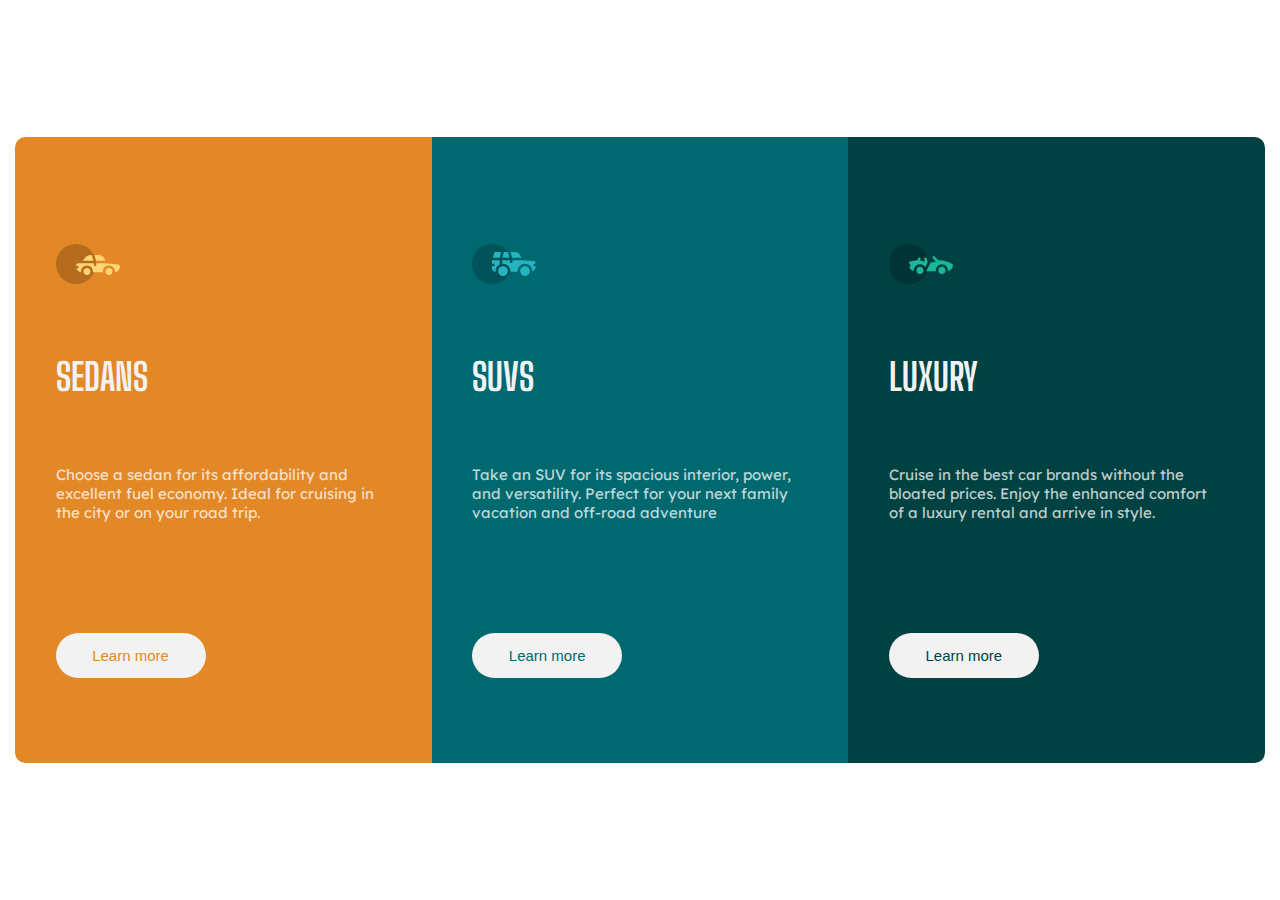
<file: index.html>
<!DOCTYPE html>
<html lang="en">
  <head>
    <meta charset="UTF-8" />
    <meta http-equiv="X-UA-Compatible" content="IE=edge" />
    <meta name="viewport" content="width=device-width, initial-scale=1.0" />
    <title>Document</title>
    <link rel="stylesheet" href="style.css" />
  </head>
  <body>
    <div class="design__container">
      <div class="sedans">
        <div class="card">
          <div class="card__details">
            <div class="logo">
              <img src="images/icon-sedans.svg" alt="" />
            </div>
            <div class="title">Sedans</div>
            <div class="card__text">
              <p>
                Choose a sedan for its affordability and excellent fuel economy.
                Ideal for cruising in the city or on your road trip.
              </p>
            </div>
          </div>
          <div class="learn__more">
            <button>Learn more</button>
          </div>
        </div>
      </div>

      <div class="suvs">
        <div class="card">
          <div class="card__details">
            <div class="logo">
              <img src="images/icon-suvs.svg" alt="" />
            </div>
            <div class="title">suvs</div>
            <div class="card__text">
              <p>
                Take an SUV for its spacious interior, power, and versatility.
                Perfect for your next family vacation and off-road adventure
              </p>
            </div>
          </div>
          <div class="learn__more">
            <button>Learn more</button>
          </div>
        </div>
      </div>

      <div class="luxury">
        <div class="card">
          <div class="card__details">
            <div class="logo">
              <img src="images/icon-luxury.svg" alt="" />
            </div>
            <div class="title">luxury</div>
            <div class="card__text">
              <p>
                Cruise in the best car brands without the bloated prices. Enjoy
                the enhanced comfort of a luxury rental and arrive in
              style.</p>
            </div>
          </div>
          <div class="learn__more">
              <button>Learn more</button>
          </div>
        </div>
      </div>
    </div>
  </body>
</html>
</file>
<file: style.css>
@import url('https://fonts.googleapis.com/css2?family=Big+Shoulders+Display:wght@700&family=Lexend+Deca&display=swap');

:root{
    /* primary */
    --p-bright-orange: hsl(31, 77%, 52%);
    --p-dark-cyan: hsl(184, 100%, 22%);
    --p-v-dark-cyan: hsl(179, 100%, 13%);

    /* neutral */
    --n-trans-white: hsla(0, 0%, 100%, 0.75);
    --n-v-light-gray: hsl(0, 0%, 95%);

    /* font weight */
    --fw-400: 400;
    --fw--700: 700;
    --fm-lexend: 'Lexend Deca', sans-serif;
    --fm-big-shoulder: 'Big Shoulders Display', cursive;
}
*{
    padding: 0;
    margin: 0;
    box-sizing: border-box;
    font-size: 15px;
}
body{
    height: 100vh;
    padding: 1rem;
    display: flex;
    justify-content: center;
    align-items: center;
    font-family: var(--fm-lexend);
    font-weight: var(--fw-400);
}
.design__container{
    width: 1440px;
    display: grid;
    grid-template-columns: 1fr 1fr 1fr;
    grid-template-areas: "sedans suvs luxury";
    border-radius: .7rem;
    overflow: hidden;
}
.sedans{
    grid-area: sedans;
    background-color: var(--p-bright-orange);
}
.suvs{
    grid-area: suvs;
    background-color: var(--p-dark-cyan);
}
.luxury{
    grid-area: luxury;
    background-color: var(--p-v-dark-cyan);
}
.card{
    width: 100%;
    height: 100%;
    padding: 2.7rem;
    display: flex;
    flex-direction: column;
}
.card__details{
    display: flex;
    flex-direction: column;
    height: 70%;
    justify-content: space-evenly;
    height: 500px;
}
.title{
    color: var(--n-v-light-gray);
    font-weight: var(--fw--700);
    font-family: var(--fm-big-shoulder);
    font-size: 2.5rem;
    text-transform: uppercase;
}
.card__text{
    color: var(--n-trans-white);
}
.learn__more{
    display: flex;
    /* justify-content: center; */
    align-items: center;
    height: 30%;
}
.sedans button{
    color: var(--p-bright-orange);
}
.suvs button{
    color: var(--p-dark-cyan);
}
.luxury button{
    color: var(--p-v-dark-cyan) ;
}
button{
    background-color: var(--n-v-light-gray);
    padding: .8rem;
    border: 2px solid transparent;
    width: 150px;
    border-radius: 1.5rem;
}
button:hover{
    cursor: pointer;
    background-color: transparent;
    color: var(--n-v-light-gray);
    border: 2px solid var(--n-v-light-gray);
}
@media screen and (max-width: 375px) {
    body{
        height: unset;
    }
    .design__container{
        display: block;
        padding: 1rem;
    }
}
</file>
